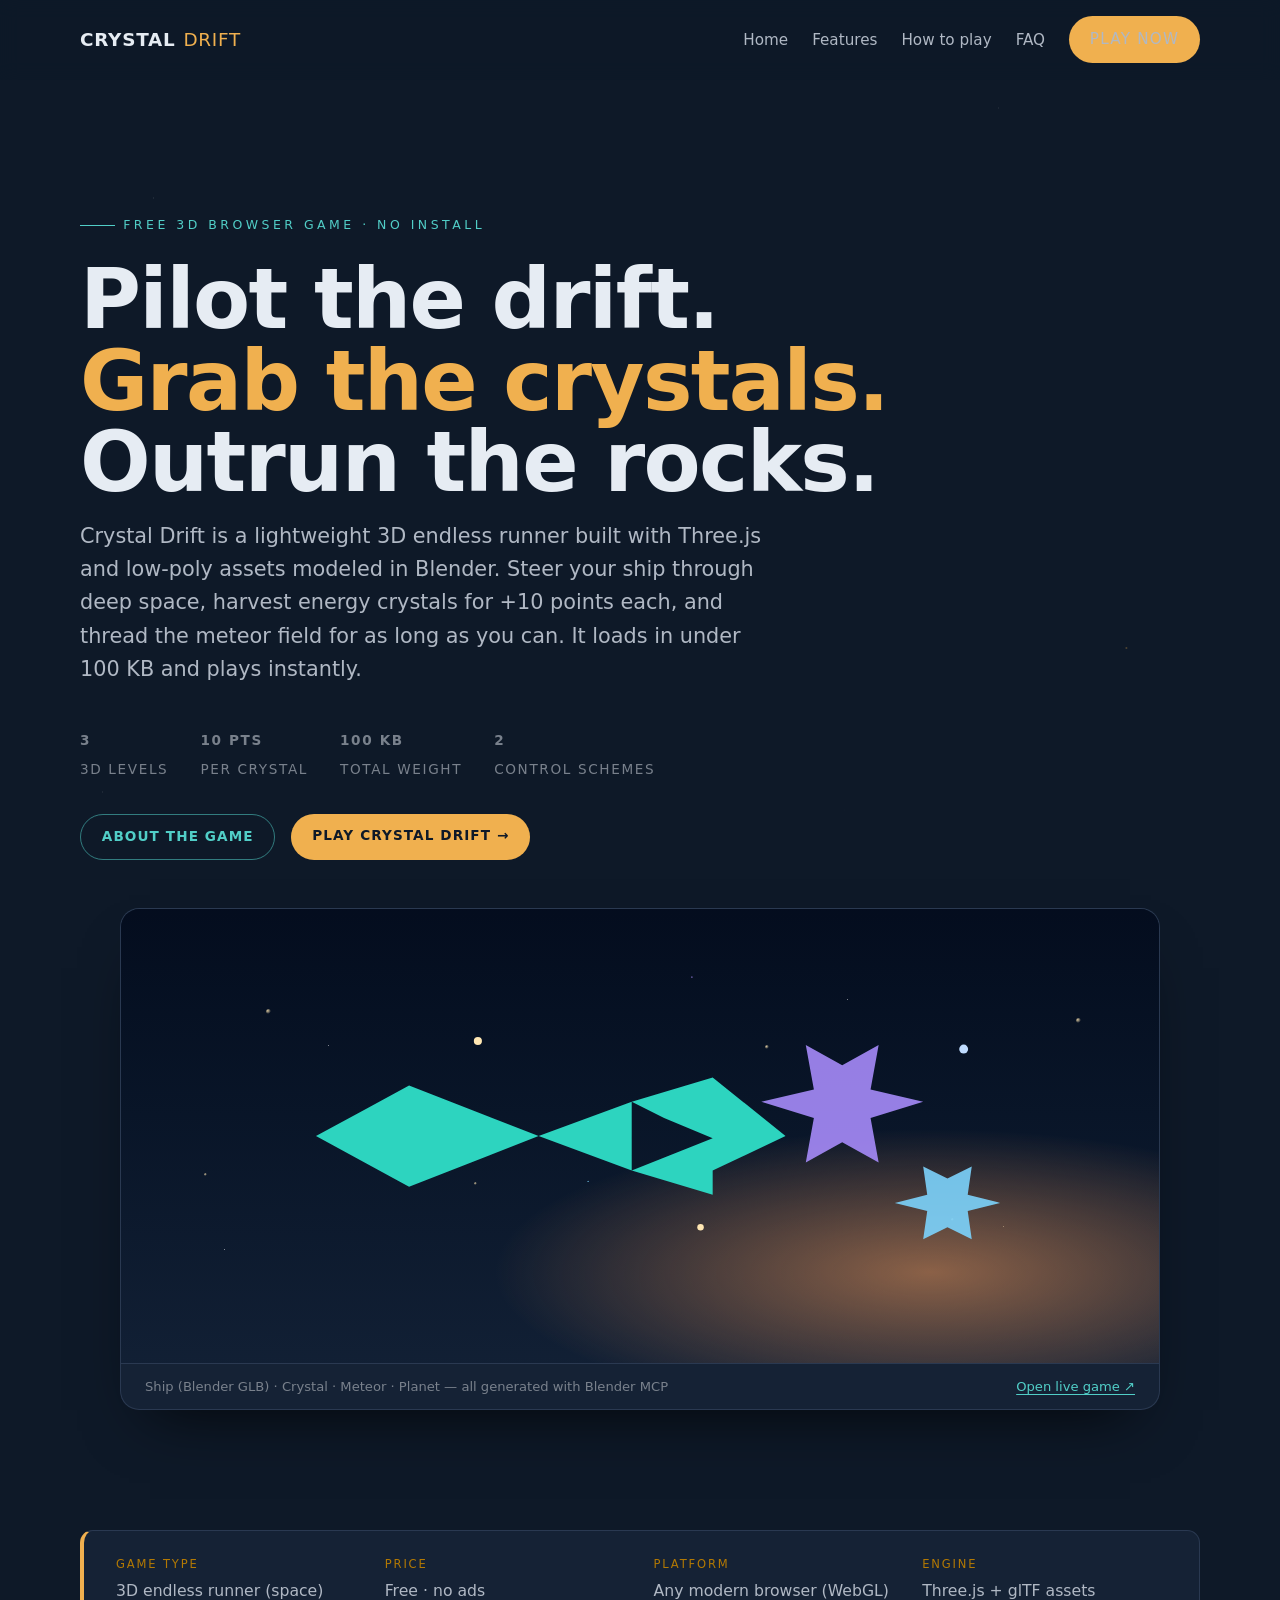
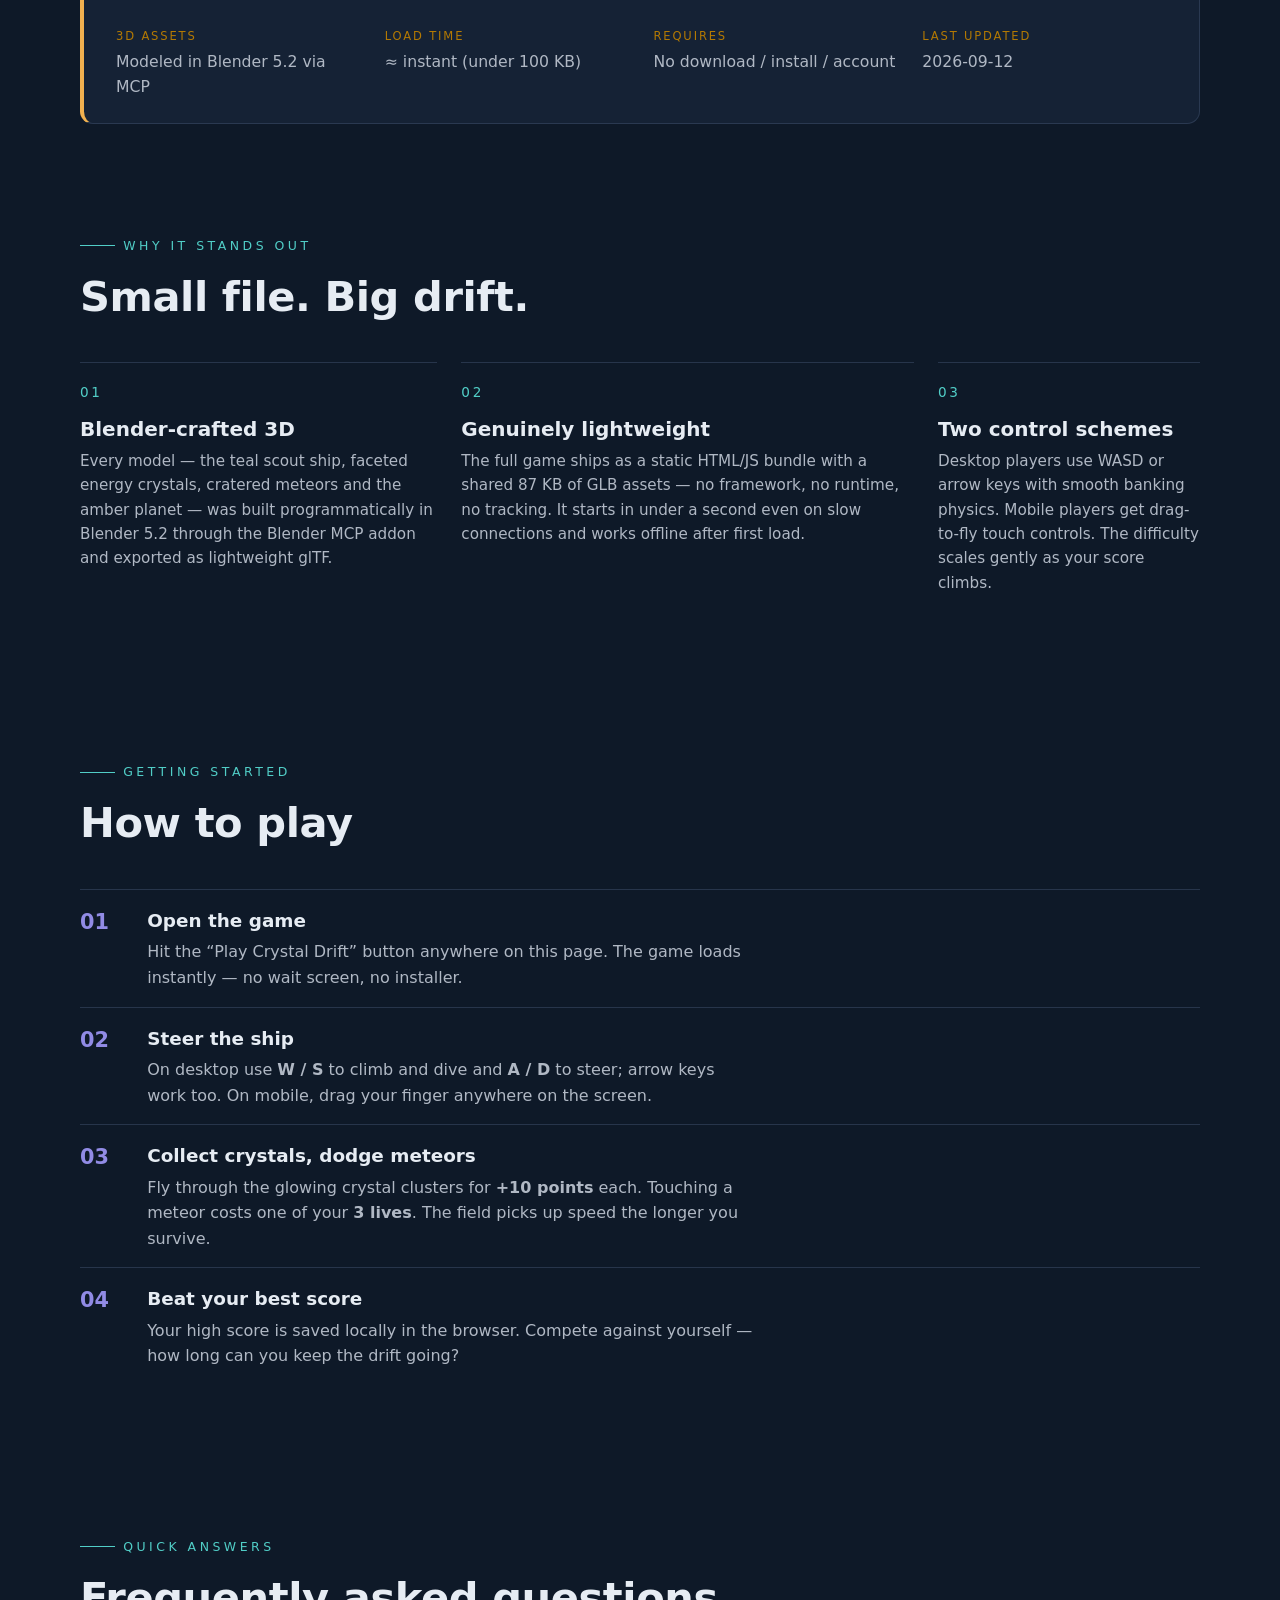
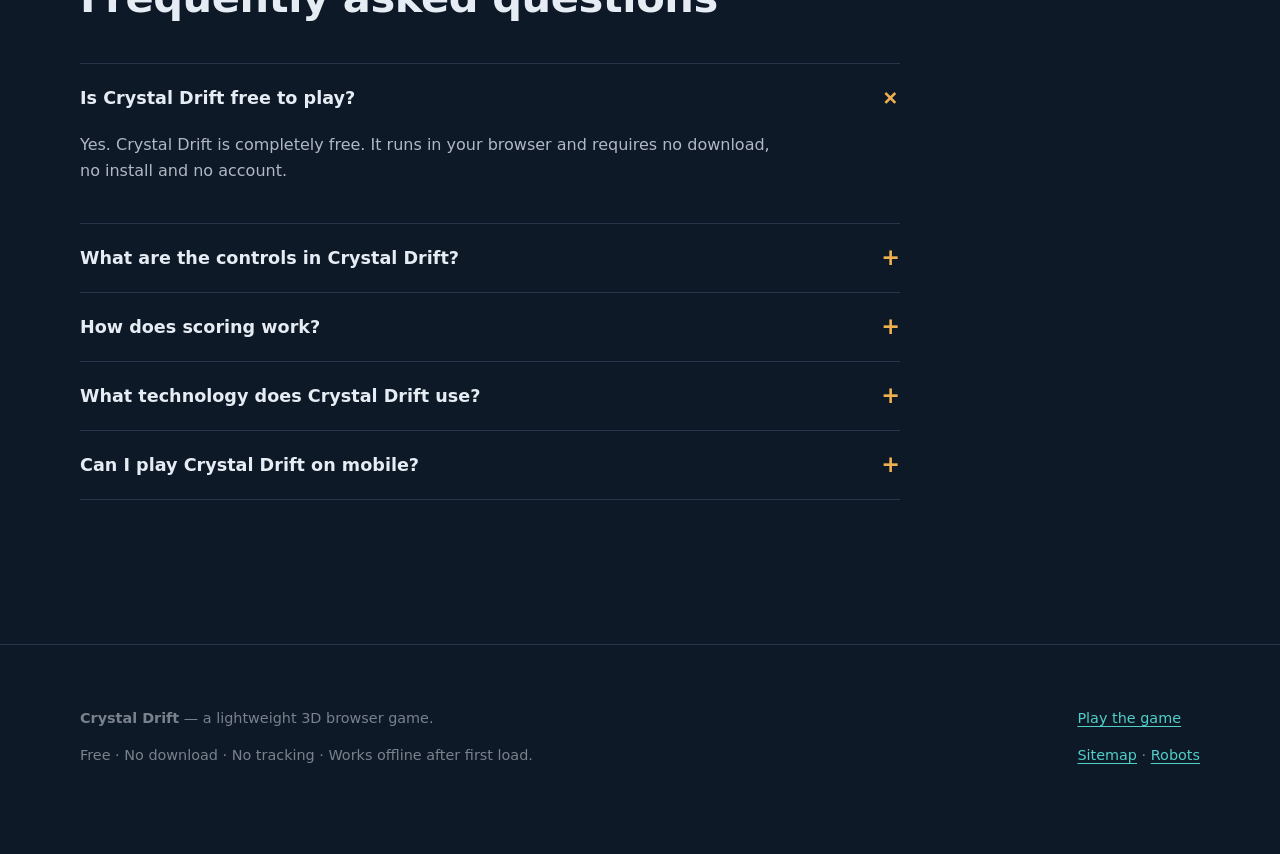
<file: index.html>
<!DOCTYPE html>
<html lang="en">
<head>
  <meta charset="UTF-8" />
  <meta name="viewport" content="width=device-width, initial-scale=1.0" />

  <!-- ======================= SEO ======================= -->
  <title>Crystal Drift — Free 3D Browser Crystal Runner Game | No Download</title>
  <meta name="description" content="Crystal Drift is a free, lightweight 3D browser game where you pilot a low-poly spaceship through deep space, collecting energy crystals and dodging meteor fields. No download, no install — plays instantly in your browser." />
  <meta name="keywords" content="3d browser game, crystal runner, space game, low poly game, free online game, three.js game, no download game" />
  <meta name="author" content="Crystal Drift Team" />
  <meta name="robots" content="index, follow, max-image-preview:large" />
  <link rel="canonical" href="https://crystal-drift-d10.pages.dev/" />
  <meta name="theme-color" content="#0c1220" />

  <!-- Open Graph -->
  <meta property="og:type" content="website" />
  <meta property="og:site_name" content="Crystal Drift" />
  <meta property="og:title" content="Crystal Drift — Free 3D Browser Crystal Runner Game" />
  <meta property="og:description" content="Pilot a low-poly spaceship through deep space, collect crystals, dodge meteors. Free, instant, no download — plays in any modern browser." />
  <meta property="og:url" content="https://crystal-drift-d10.pages.dev/" />
  <meta property="og:locale" content="en_US" />

  <!-- Twitter -->
  <meta name="twitter:card" content="summary_large_image" />
  <meta name="twitter:title" content="Crystal Drift — Free 3D Browser Crystal Runner Game" />
  <meta name="twitter:description" content="Collect crystals. Dodge meteors. Play instantly in your browser — no download." />

  <link rel="icon" type="image/svg+xml" href="favicon.svg" />

  <!-- ============ GEO (Generative Engine Optimization) — structured facts ============ -->
  <script type="application/ld+json">
  {
    "@context": "https://schema.org",
    "@graph": [
      {
        "@type": "VideoGame",
        "name": "Crystal Drift",
        "description": "Crystal Drift is a free, lightweight 3D browser game: pilot a low-poly spaceship, collect energy crystals (+10 points each) and avoid meteor fields (3 lives). Playable instantly in any modern browser with keyboard (WASD / arrow keys) or touch. No download, no install, no sign-up.",
        "genre": ["Space", "Arcade", "Endless Runner", "3D"],
        "gamePlatform": "Web Browser",
        "applicationCategory": "GameApplication",
        "operatingSystem": "Any",
        "offers": { "@type": "Offer", "price": "0", "priceCurrency": "USD" },
        "url": "https://crystal-drift-d10.pages.dev/game.html",
        "playMode": "SinglePlayer",
        "author": { "@type": "Organization", "name": "Crystal Drift Team" },
        "datePublished": "2026-09-12"
      },
      {
        "@type": "WebSite",
        "name": "Crystal Drift",
        "url": "https://crystal-drift-d10.pages.dev/",
        "publisher": { "@type": "Organization", "name": "Crystal Drift Team" }
      },
      {
        "@type": "FAQPage",
        "mainEntity": [
          {
            "@type": "Question",
            "name": "Is Crystal Drift free to play?",
            "acceptedAnswer": { "@type": "Answer", "text": "Yes. Crystal Drift is completely free. It runs in your browser and requires no download, no install and no account." }
          },
          {
            "@type": "Question",
            "name": "What are the controls in Crystal Drift?",
            "acceptedAnswer": { "@type": "Answer", "text": "Use the W and S keys (or up/down arrows) to climb and dive, and A and D keys (or left/right arrows) to steer. On touch devices, drag anywhere on the screen to move the ship." }
          },
          {
            "@type": "Question",
            "name": "How does scoring work in Crystal Drift?",
            "acceptedAnswer": { "@type": "Answer", "text": "Each energy crystal you collect adds 10 points. Colliding with a meteor costs one life; you start with 3 lives. The game speeds up as your score grows." }
          },
          {
            "@type": "Question",
            "name": "What technology does Crystal Drift use?",
            "acceptedAnswer": { "@type": "Answer", "text": "Crystal Drift is a static site built with Three.js (WebGL) and glTF/GLB 3D assets created in Blender. The whole game downloads in under 100 KB, so it starts almost instantly." }
          },
          {
            "@type": "Question",
            "name": "Can I play Crystal Drift on mobile?",
            "acceptedAnswer": { "@type": "Answer", "text": "Yes. Crystal Drift works on phones and tablets via touch drag controls, and on desktop via keyboard." }
          }
        ]
      }
    ]
  }
  </script>

  <link rel="stylesheet" href="css/style.css" />
</head>
<body>
<a class="skip-link" href="#main">Skip to main content</a>

<header class="site-header">
  <div class="container">
    <nav class="nav" aria-label="Primary">
      <a class="brand" href="index.html">Crystal<span class="tag">Drift</span></a>
      <ul class="nav-links">
        <li><a href="index.html">Home</a></li>
        <li><a href="#features">Features</a></li>
        <li><a href="#how-to-play">How to play</a></li>
        <li><a href="#faq">FAQ</a></li>
        <li><a class="btn" href="game.html">Play now</a></li>
      </ul>
    </nav>
  </div>
</header>

<main id="main">
  <!-- ================= HERO ================= -->
  <section class="hero container" aria-labelledby="hero-title">
    <div>
      <span class="eyebrow">Free 3D browser game · no install</span>
      <h1 id="hero-title">Pilot the drift.<br /><span class="hl">Grab the crystals.</span><br />Outrun the rocks.</h1>
      <p class="lede">
        Crystal Drift is a lightweight 3D endless runner built with Three.js and
        low-poly assets modeled in Blender. Steer your ship through deep space,
        harvest energy crystals for +10 points each, and thread the meteor field
        for as long as you can. It loads in under 100&nbsp;KB and plays instantly.
      </p>

      <div class="hero-meta" aria-label="Game facts">
        <div class="stat"><b><span data-count="3" data-suffix="">3</span></b><span>3D levels</span></div>
        <div class="stat"><b><span data-count="10" data-suffix=" pts">10</span></b><span>per crystal</span></div>
        <div class="stat"><b><span data-count="100" data-suffix=" KB">100</span></b><span>total weight</span></div>
        <div class="stat"><b><span data-count="2" data-suffix="">2</span></b><span>control schemes</span></div>
      </div>

      <div class="hero-cta">
        <a class="btn btn-ghost" href="#features">About the game</a>
        <a class="btn" href="game.html">Play Crystal Drift →</a>
      </div>
    </div>

    <!-- decorative hero visual (CSS starfield, no heavy asset) -->
    <figure class="hero-visual" role="img" aria-label="Preview of Crystal Drift: a teal spaceship chasing glowing purple crystals past drifting meteors and an orange planet.">
      <div class="hero-art" aria-hidden="true">
        <span class="s1"></span><span class="s2"></span><span class="s3"></span>
        <span class="s4"></span><span class="s5"></span><span class="s6"></span>
        <svg viewBox="0 0 400 150" preserveAspectRatio="xMidYMid meet" class="hero-svg">
          <path d="M40 75 L64 62 L64 88 Z M64 62 L86 50 L86 100 L64 88 Z M86 50 L150 75 L86 100 Z M150 75 L196 58 L196 92 Z M196 58 L236 46 L236 76 L212 66 Z M236 46 L236 76 L272 75 Z M236 76 L272 75 L236 92 Z M196 92 L236 104 L236 76 Z" fill="#2dd4bf" />
          <polygon points="300,40 318,30 314,52 340,58 314,66 318,88 300,78 282,88 286,66 260,58 286,52 282,30" fill="#a78bfa" opacity="0.9" />
          <polygon points="352,96 364,90 362,104 378,108 362,112 364,126 352,120 340,126 342,112 326,108 342,104 340,90" fill="#7dd3fc" opacity="0.9" />
          <circle cx="120" cy="28" r="2" fill="#ffe7b3" />
          <circle cx="230" cy="120" r="1.6" fill="#ffe7b3" />
          <circle cx="360" cy="32" r="2.2" fill="#bfdcff" />
        </svg>
      </div>
      <figcaption class="caption">
        <span>Ship (Blender GLB) · Crystal · Meteor · Planet — all generated with Blender MCP</span>
        <a href="game.html">Open live game ↗</a>
      </figcaption>
    </figure>
  </section>

  <!-- ============ GEO fact panel (answer-first, machine + AI friendly) ============ -->
  <section class="container" aria-label="Crystal Drift at a glance">
    <dl class="fact-panel">
      <div><dt>Game type</dt><dd>3D endless runner (space)</dd></div>
      <div><dt>Price</dt><dd>Free · no ads</dd></div>
      <div><dt>Platform</dt><dd>Any modern browser (WebGL)</dd></div>
      <div><dt>Engine</dt><dd>Three.js + glTF assets</dd></div>
      <div><dt>3D assets</dt><dd>Modeled in Blender 5.2 via MCP</dd></div>
      <div><dt>Load time</dt><dd>≈ instant (under 100 KB)</dd></div>
      <div><dt>Requires</dt><dd>No download / install / account</dd></div>
      <div><dt>Last updated</dt><dd>2026-09-12</dd></div>
    </dl>
  </section>

  <!-- ============ FEATURES ============ -->
  <section class="block container" id="features" aria-labelledby="features-title">
    <div class="section-head">
      <div>
        <span class="eyebrow">Why it stands out</span>
        <h2 id="features-title">Small file. Big drift.</h2>
      </div>
    </div>
    <div class="feature-grid">
      <div class="feature">
        <span class="idx">01</span>
        <h3>Blender-crafted 3D</h3>
        <p>Every model — the teal scout ship, faceted energy crystals, cratered meteors and the amber planet — was built programmatically in Blender 5.2 through the Blender MCP addon and exported as lightweight glTF.</p>
      </div>
      <div class="feature">
        <span class="idx">02</span>
        <h3>Genuinely lightweight</h3>
        <p>The full game ships as a static HTML/JS bundle with a shared 87&nbsp;KB of GLB assets — no framework, no runtime, no tracking. It starts in under a second even on slow connections and works offline after first load.</p>
      </div>
      <div class="feature">
        <span class="idx">03</span>
        <h3>Two control schemes</h3>
        <p>Desktop players use WASD or arrow keys with smooth banking physics. Mobile players get drag-to-fly touch controls. The difficulty scales gently as your score climbs.</p>
      </div>
    </div>
  </section>

  <!-- ============ HOW TO PLAY ============ -->
  <section class="block container" id="how-to-play" aria-labelledby="how-title">
    <div class="section-head">
      <div>
        <span class="eyebrow">Getting started</span>
        <h2 id="how-title">How to play</h2>
      </div>
    </div>
    <ol class="steps">
      <li>
        <div>
          <h3>Open the game</h3>
          <p>Hit the “Play Crystal Drift” button anywhere on this page. The game loads instantly — no wait screen, no installer.</p>
        </div>
      </li>
      <li>
        <div>
          <h3>Steer the ship</h3>
          <p>On desktop use <strong>W / S</strong> to climb and dive and <strong>A / D</strong> to steer; arrow keys work too. On mobile, drag your finger anywhere on the screen.</p>
        </div>
      </li>
      <li>
        <div>
          <h3>Collect crystals, dodge meteors</h3>
          <p>Fly through the glowing crystal clusters for <strong>+10 points</strong> each. Touching a meteor costs one of your <strong>3 lives</strong>. The field picks up speed the longer you survive.</p>
        </div>
      </li>
      <li>
        <div>
          <h3>Beat your best score</h3>
          <p>Your high score is saved locally in the browser. Compete against yourself — how long can you keep the drift going?</p>
        </div>
      </li>
    </ol>
  </section>

  <!-- ============ FAQ ============ -->
  <section class="block container" id="faq" aria-labelledby="faq-title">
    <div class="section-head">
      <div>
        <span class="eyebrow">Quick answers</span>
        <h2 id="faq-title">Frequently asked questions</h2>
      </div>
    </div>
    <div class="faq">
      <details open>
        <summary>Is Crystal Drift free to play?</summary>
        <div class="a"><p>Yes. Crystal Drift is completely free. It runs in your browser and requires no download, no install and no account.</p></div>
      </details>
      <details>
        <summary>What are the controls in Crystal Drift?</summary>
        <div class="a"><p>Use the W and S keys (or up/down arrows) to climb and dive, and A and D keys (or left/right arrows) to steer. On touch devices, drag anywhere on the screen to move the ship.</p></div>
      </details>
      <details>
        <summary>How does scoring work?</summary>
        <div class="a"><p>Each energy crystal you collect adds 10 points. Colliding with a meteor costs one life; you start with 3 lives. The game speeds up as your score grows.</p></div>
      </details>
      <details>
        <summary>What technology does Crystal Drift use?</summary>
        <div class="a"><p>Crystal Drift is a static site built with Three.js (WebGL) and glTF/GLB 3D assets created in Blender. The whole game downloads in under 100&nbsp;KB, so it starts almost instantly.</p></div>
      </details>
      <details>
        <summary>Can I play Crystal Drift on mobile?</summary>
        <div class="a"><p>Yes. Crystal Drift works on phones and tablets via touch drag controls, and on desktop via keyboard.</p></div>
      </details>
    </div>
  </section>
</main>

<footer class="site-footer">
  <div class="container foot-grid">
    <div>
      <p><strong>Crystal Drift</strong> — a lightweight 3D browser game.</p>
      <p>Free · No download · No tracking · Works offline after first load.</p>
    </div>
    <div>
      <p><a href="game.html">Play the game</a></p>
      <p><a href="sitemap.xml">Sitemap</a> · <a href="robots.txt">Robots</a></p>
    </div>
  </div>
</footer>

<script src="js/main.js"></script>
</body>
</html>
</file>
<file: css/style.css>
/* ==========================================================================
   CRYSTAL DRIFT — static landing + game
   Design direction: retro-futuristic astro-editorial, deep-space navy,
   amber signal + teal crystal accents. No glassmorphism, no card-soup.
   ========================================================================== */

:root {
  /* Deep-space navy, tinted toward violet-blue */
  --bg:      oklch(0.21 0.035 258);
  --bg-2:    oklch(0.25 0.04 258);
  --bg-3:    oklch(0.3 0.045 258);
  --surface: oklch(0.27 0.035 258);
  --line:    oklch(0.42 0.05 258 / 0.55);

  --ink:     oklch(0.94 0.012 258);
  --ink-2:   oklch(0.78 0.02 258);
  --ink-3:   oklch(0.6 0.02 258);

  --amber:   oklch(0.8 0.135 75);
  --amber-d: oklch(0.62 0.13 75);
  --teal:    oklch(0.78 0.11 190);
  --violet:  oklch(0.68 0.13 285);

  --font-display: "Space Grotesk", "Avenir Next", "Segoe UI", system-ui, sans-serif;
  --font-body: "Inter", "Segoe UI", system-ui, -apple-system, sans-serif;

  --space-1: 0.25rem;
  --space-2: 0.5rem;
  --space-3: 0.75rem;
  --space-4: 1rem;
  --space-5: 1.5rem;
  --space-6: 2rem;
  --space-7: 3rem;
  --space-8: 4.5rem;
  --space-9: 6.5rem;

  --ease-out-expo: cubic-bezier(0.16, 1, 0.3, 1);
}

* { box-sizing: border-box; }

html { scroll-behavior: smooth; }

body {
  margin: 0;
  background: var(--bg);
  color: var(--ink);
  font-family: var(--font-body);
  line-height: 1.6;
  -webkit-font-smoothing: antialiased;
  overflow-x: hidden;
}

body::before {
  /* faint astro-noise / star wash */
  content: "";
  position: fixed;
  inset: 0;
  pointer-events: none;
  z-index: 0;
  background:
    radial-gradient(1px 1px at 12% 22%, oklch(1 0 0 / 0.5) 0, transparent 60%),
    radial-gradient(1px 1px at 78% 12%, oklch(1 0 0 / 0.4) 0, transparent 60%),
    radial-gradient(2px 2px at 33% 64%, oklch(0.8 0.11 190 / 0.5) 0, transparent 70%),
    radial-gradient(2px 2px at 88% 72%, oklch(0.8 0.135 75 / 0.4) 0, transparent 70%),
    radial-gradient(1px 1px at 55% 42%, oklch(1 0 0 / 0.35) 0, transparent 60%),
    radial-gradient(1px 1px at 8% 88%, oklch(1 0 0 / 0.45) 0, transparent 60%),
    radial-gradient(1px 1px at 66% 90%, oklch(1 0 0 / 0.3) 0, transparent 60%);
}

img, canvas, video { max-width: 100%; display: block; }
a { color: var(--teal); text-decoration-thickness: 1px; text-underline-offset: 3px; }
a:hover { color: var(--amber); }

.container {
  width: min(1120px, 92vw);
  margin-inline: auto;
  position: relative;
  z-index: 1;
}

/* ---------- header / nav ---------- */
.site-header {
  position: sticky;
  top: 0;
  z-index: 50;
  background: color-mix(in oklch, var(--bg) 78%, transparent);
  backdrop-filter: blur(10px);
  border-bottom: 1px solid transparent;
}

.site-header.scrolled { border-bottom-color: var(--line); }

.nav {
  display: flex;
  align-items: center;
  justify-content: space-between;
  padding-block: var(--space-4);
}

.brand {
  display: flex;
  align-items: baseline;
  gap: var(--space-2);
  font-family: var(--font-display);
  font-weight: 700;
  font-size: 1.15rem;
  color: var(--ink);
  text-decoration: none;
  letter-spacing: 0.04em;
  text-transform: uppercase;
}
.brand .tag { color: var(--amber); font-weight: 500; }

.nav-links { display: flex; gap: var(--space-5); align-items: center; list-style: none; margin: 0; padding: 0; }
.nav-links a { color: var(--ink-2); text-decoration: none; font-size: 0.95rem; font-weight: 500; }
.nav-links a:hover { color: var(--amber); }

.btn { display:inline-block; font-family: var(--font-display); font-weight: 600; text-transform: uppercase; letter-spacing: 0.08em; font-size: 0.85rem; padding: 0.7rem 1.3rem; color: var(--bg); background: var(--amber); border-radius: 999px; text-decoration: none; transition: transform 0.18s var(--ease-out-expo), background 0.18s; }
.btn:hover { transform: translateY(-2px); background: color-mix(in oklch, var(--amber) 88%, white); color: var(--bg); }
.btn.btn-ghost { background: transparent; color: var(--teal); border: 1px solid color-mix(in oklch, var(--teal) 55%, transparent); }
.btn.btn-ghost:hover { background: color-mix(in oklch, var(--teal) 12%, transparent); }

/* ---------- hero ---------- */
.hero {
  padding: clamp(4rem, 10vw, 8rem) 0 var(--space-8);
  position: relative;
}
.eyebrow {
  font-family: var(--font-display);
  text-transform: uppercase;
  letter-spacing: 0.28em;
  font-size: 0.78rem;
  color: var(--teal);
  display: inline-flex;
  align-items: center;
  gap: var(--space-2);
}
.eyebrow::before { content: ""; width: 2.2rem; height: 1px; background: currentColor; }

.hero h1 {
  font-family: var(--font-display);
  font-weight: 700;
  font-size: clamp(2.6rem, 7vw, 5.2rem);
  line-height: 0.98;
  letter-spacing: -0.02em;
  margin: var(--space-5) 0 var(--space-4);
  max-width: 15ch;
  text-wrap: balance;
}
.hero h1 .hl { color: var(--amber); }
.hero .lede {
  font-size: clamp(1.05rem, 2vw, 1.3rem);
  color: var(--ink-2);
  max-width: 52ch;
  margin: 0 0 var(--space-6);
  text-wrap: pretty;
}
.hero-meta { display: flex; gap: var(--space-6); flex-wrap: wrap; margin-bottom: var(--space-6); }
.hero-meta .stat b { display: block; font-family: var(--font-display); font-size: 1.5rem; color: var(--amber); }
.hero-meta .stat span { color: var(--ink-3); font-size: 0.85rem; text-transform: uppercase; letter-spacing: 0.12em; }

.hero-cta { display: flex; gap: var(--space-4); flex-wrap: wrap; }

.hero-visual {
  margin-top: var(--space-7);
  border-radius: 1.2rem;
  overflow: hidden;
  border: 1px solid var(--line);
  background: var(--bg-2);
  box-shadow: 0 30px 60px -30px oklch(0 0 0 / 0.8);
  position: relative;
}
.hero-visual canvas, .hero-visual iframe { width: 100%; aspect-ratio: 16 / 7; display: block; }
.caption {
  padding: var(--space-3) var(--space-5);
  color: var(--ink-3);
  font-size: 0.82rem;
  border-top: 1px solid var(--line);
  display: flex;
  justify-content: space-between;
  gap: var(--space-4);
}

/* ---------- sections ---------- */
section.block { padding-block: var(--space-8); }
.section-head { display: flex; align-items: end; justify-content: space-between; gap: var(--space-5); margin-bottom: var(--space-6); }
.section-head h2 {
  font-family: var(--font-display);
  font-size: clamp(1.7rem, 4vw, 2.6rem);
  margin: var(--space-2) 0 0;
  letter-spacing: -0.01em;
}

/* fact strip (GEO-friendly, machine readable) */
.fact-panel {
  background: var(--bg-2);
  border: 1px solid var(--line);
  border-left: 4px solid var(--amber);
  border-radius: 0.8rem;
  padding: var(--space-5) var(--space-6);
  margin-block: var(--space-6);
  display: grid;
  grid-template-columns: repeat(auto-fit, minmax(200px, 1fr));
  gap: var(--space-5);
}
.fact-panel dt { font-family: var(--font-display); text-transform: uppercase; letter-spacing: 0.16em; font-size: 0.72rem; color: var(--amber-d); }
.fact-panel dd { margin: var(--space-1) 0 0; font-size: 0.98rem; color: var(--ink-2); }

/* feature grid — deliberately asymmetric, no cards */
.feature-grid {
  display: grid;
  grid-template-columns: repeat(12, 1fr);
  gap: var(--space-5);
}
.feature {
  grid-column: span 4;
  padding-block: var(--space-4);
  border-top: 1px solid var(--line);
}
.feature:nth-child(2) { grid-column: span 5; }
.feature:nth-child(3) { grid-column: span 3; }
.feature .idx { font-family: var(--font-display); color: var(--teal); font-size: 0.85rem; letter-spacing: 0.2em; }
.feature h3 { font-family: var(--font-display); font-size: 1.25rem; margin: var(--space-2) 0 var(--space-1); }
.feature p { color: var(--ink-2); font-size: 0.95rem; margin: 0; }

/* how-to-play step list */
.steps { counter-reset: step; list-style: none; margin: 0; padding: 0; }
.steps li {
  counter-increment: step;
  display: grid;
  grid-template-columns: 3.2rem 1fr;
  gap: var(--space-4);
  padding-block: var(--space-4);
  border-top: 1px solid var(--line);
  align-items: start;
}
.steps li::before {
  content: "0" counter(step);
  font-family: var(--font-display);
  font-weight: 700;
  font-size: 1.3rem;
  color: var(--violet);
}
.steps h3 { margin: 0 0 var(--space-1); font-family: var(--font-display); font-size: 1.15rem; }
.steps p { margin: 0; color: var(--ink-2); max-width: 60ch; }

/* FAQ */
.faq { max-width: 820px; }
.faq details {
  border-top: 1px solid var(--line);
  padding-block: var(--space-4);
}
.faq details:last-of-type { border-bottom: 1px solid var(--line); }
.faq summary {
  font-family: var(--font-display);
  font-weight: 600;
  font-size: 1.1rem;
  cursor: pointer;
  list-style: none;
  display: flex;
  justify-content: space-between;
  gap: var(--space-4);
  align-items: center;
}
.faq summary::-webkit-details-marker { display: none; }
.faq summary::after { content: "+"; color: var(--amber); font-size: 1.4rem; transition: transform 0.2s var(--ease-out-expo); }
.faq details[open] summary::after { transform: rotate(45deg); }
.faq .a { color: var(--ink-2); margin-top: var(--space-3); max-width: 70ch; padding-bottom: var(--space-2); }

/* footer */
.site-footer {
  border-top: 1px solid var(--line);
  margin-top: var(--space-8);
  padding-block: var(--space-7) var(--space-8);
  color: var(--ink-3);
  font-size: 0.9rem;
}
.site-footer .foot-grid { display: flex; justify-content: space-between; gap: var(--space-6); flex-wrap: wrap; }

/* hero art (CSS starfield + SVG ship) */
.hero-art {
  position: relative;
  aspect-ratio: 16 / 7;
  background:
    radial-gradient(1px 1px at 20% 30%, #fff 0, transparent 60%),
    radial-gradient(1px 1px at 70% 20%, #fff 0, transparent 60%),
    radial-gradient(1.5px 1.5px at 45% 60%, #7dd3fc 0, transparent 70%),
    radial-gradient(1px 1px at 85% 70%, #ffe7b3 0, transparent 60%),
    radial-gradient(1px 1px at 10% 75%, #fff 0, transparent 60%),
    radial-gradient(1.5px 1.5px at 55% 15%, #a78bfa 0, transparent 70%),
    radial-gradient(1px 1px at 92% 35%, #fff 0, transparent 60%),
    radial-gradient(ellipse 60% 45% at 78% 80%, oklch(0.72 0.12 55 / 0.6), transparent 70%),
    linear-gradient(180deg, oklch(0.16 0.04 260) 0%, oklch(0.24 0.045 258) 100%);
  overflow: hidden;
}
.hero-art .s1,.hero-art .s2,.hero-art .s3,.hero-art .s4,.hero-art .s5,.hero-art .s6 {
  position: absolute; border-radius: 50%;
  background: radial-gradient(circle at 35% 35%, #ffe7b3, transparent 70%);
  opacity: 0.85; animation: twinkle 3.2s ease-in-out infinite;
}
.hero-art .s1 { width: 5px; height: 5px; left: 14%; top: 22%; }
.hero-art .s2 { width: 3px; height: 3px; left: 34%; top: 60%; animation-delay: 0.6s; }
.hero-art .s3 { width: 4px; height: 4px; left: 62%; top: 30%; animation-delay: 1.1s; }
.hero-art .s4 { width: 3px; height: 3px; left: 80%; top: 68%; animation-delay: 1.6s; }
.hero-art .s5 { width: 5px; height: 5px; left: 92%; top: 24%; animation-delay: 0.3s; }
.hero-art .s6 { width: 3px; height: 3px; left: 8%; top: 58%; animation-delay: 0.9s; }
@keyframes twinkle { 0%,100% { opacity: 0.25; transform: scale(0.85); } 50% { opacity: 1; transform: scale(1.15); } }
.hero-svg { position: absolute; inset: 0; margin: auto; width: 78%; height: 78%; animation: drift-in 1.1s var(--ease-out-expo) both; }
@keyframes drift-in { from { opacity: 0; transform: translateY(14px); } to { opacity: 1; transform: translateY(0); } }

/* ---------- game page ---------- */
.game-shell { position: fixed; inset: 0; background: #060a12; overflow: hidden; }
#game-canvas { width: 100%; height: 100%; display: block; touch-action: none; }
.hud {
  position: absolute;
  top: var(--space-5);
  left: var(--space-5);
  right: var(--space-5);
  display: flex;
  justify-content: space-between;
  align-items: flex-start;
  pointer-events: none;
  z-index: 5;
  font-family: var(--font-display);
}
.hud .score b { font-size: 2rem; color: var(--amber); display: block; line-height: 1; letter-spacing: 0.04em; }
.hud .score span { color: var(--ink-3); text-transform: uppercase; letter-spacing: 0.2em; font-size: 0.7rem; }
.hud .lives { display: flex; gap: var(--space-1); }
.hud .lives i { width: 14px; height: 14px; border-radius: 50%; background: var(--teal); }
.hud .lives i.off { background: color-mix(in oklch, var(--teal) 20%, transparent); }
.hud .back { pointer-events: auto; color: var(--ink-2); text-decoration: none; font-size: 0.85rem; text-transform: uppercase; letter-spacing: 0.12em; }
.hud .back:hover { color: var(--amber); }

.overlay {
  position: absolute;
  inset: 0;
  display: grid;
  place-items: center;
  text-align: center;
  background: oklch(0.12 0.03 258 / 0.72);
  backdrop-filter: blur(4px);
  z-index: 10;
}
.overlay[hidden] { display: none; }
.overlay .panel { max-width: 520px; padding: var(--space-6); }
.overlay h1, .overlay h2 { font-family: var(--font-display); font-weight: 700; margin: 0 0 var(--space-3); letter-spacing: -0.01em; }
.overlay h1 { font-size: clamp(2rem, 6vw, 3.4rem); }
.overlay p { color: var(--ink-2); margin: 0 0 var(--space-5); }
.overlay .kbd { font-family: var(--font-display); background: var(--bg-3); padding: 0.15rem 0.5rem; border-radius: 0.4rem; border: 1px solid var(--line); }

.controls-hint {
  position: absolute;
  bottom: var(--space-5);
  left: 50%;
  transform: translateX(-50%);
  color: var(--ink-3);
  font-size: 0.8rem;
  letter-spacing: 0.06em;
  text-transform: uppercase;
  z-index: 5;
  pointer-events: none;
  opacity: 0.7;
}

/* ---------- responsive ---------- */
@media (max-width: 860px) {
  .nav-links { display: none; }
  .feature, .feature:nth-child(2), .feature:nth-child(3) { grid-column: span 6; }
  .hero-cta { flex-direction: column; align-items: stretch; }
  .hero-cta .btn { text-align: center; }
}
@media (max-width: 560px) {
  .feature, .feature:nth-child(2), .feature:nth-child(3) { grid-column: span 12; }
  .hero-meta { gap: var(--space-4); }
}

/* ---------- motion ---------- */
@media (prefers-reduced-motion: reduce) {
  * { animation: none !important; transition: none !important; scroll-behavior: auto !important; }
}

.skip-link {
  position: absolute; left: -999px; top: 0; z-index: 100;
  background: var(--amber); color: var(--bg); padding: 0.6rem 1rem; border-radius: 0 0 0.5rem 0;
}
.skip-link:focus { left: 0; }
</file>
